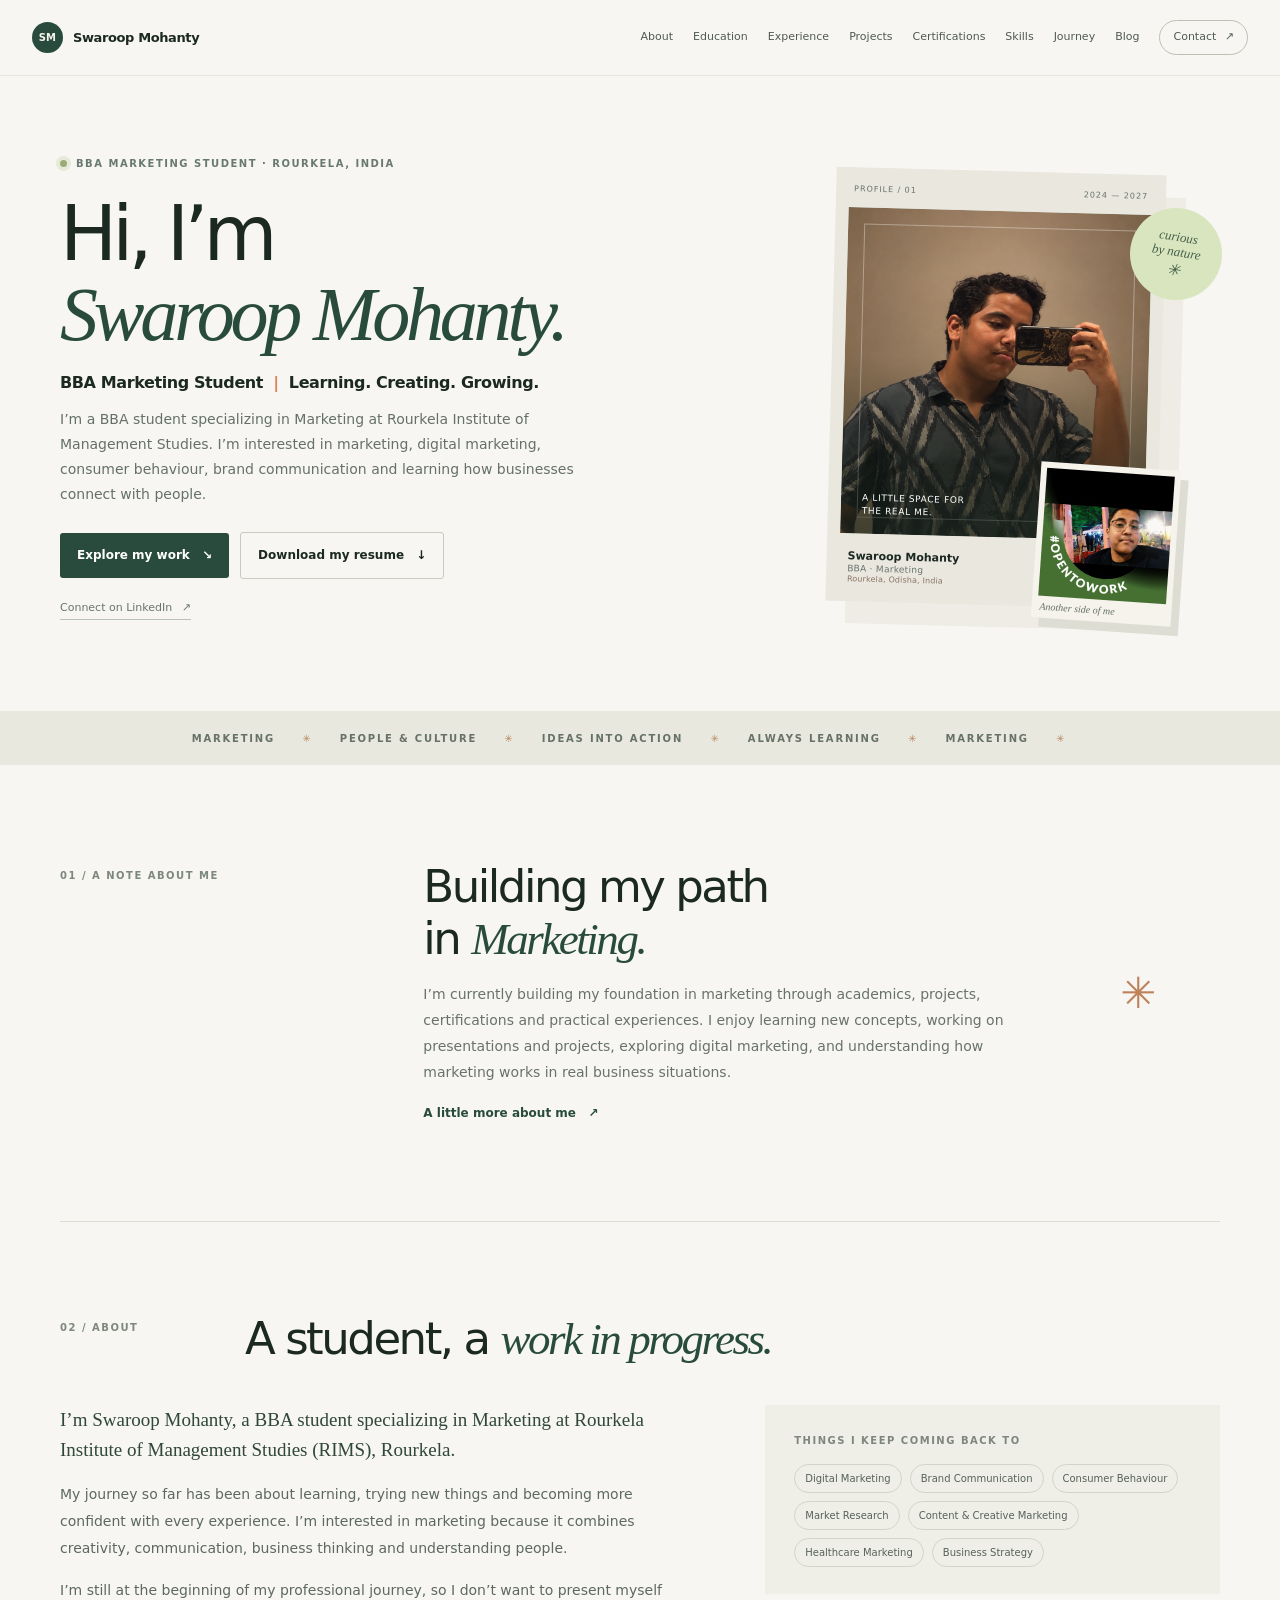
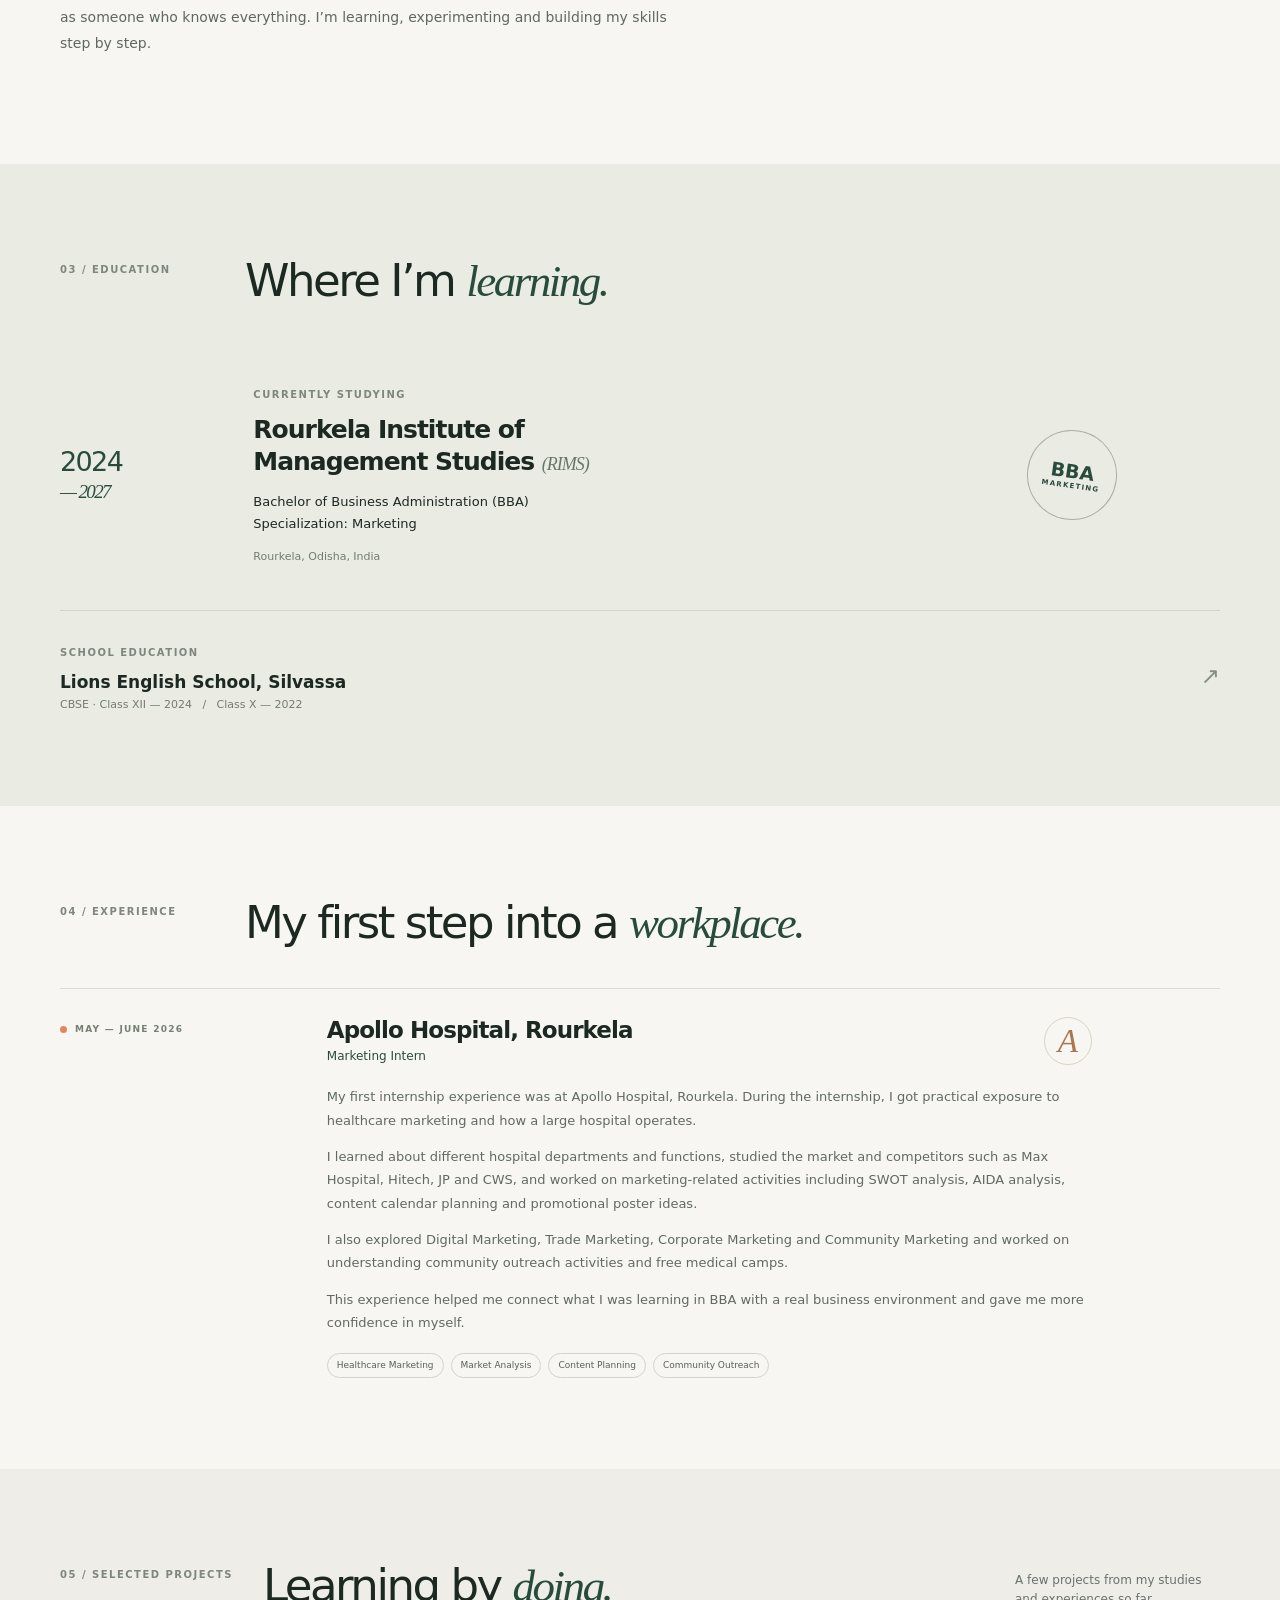
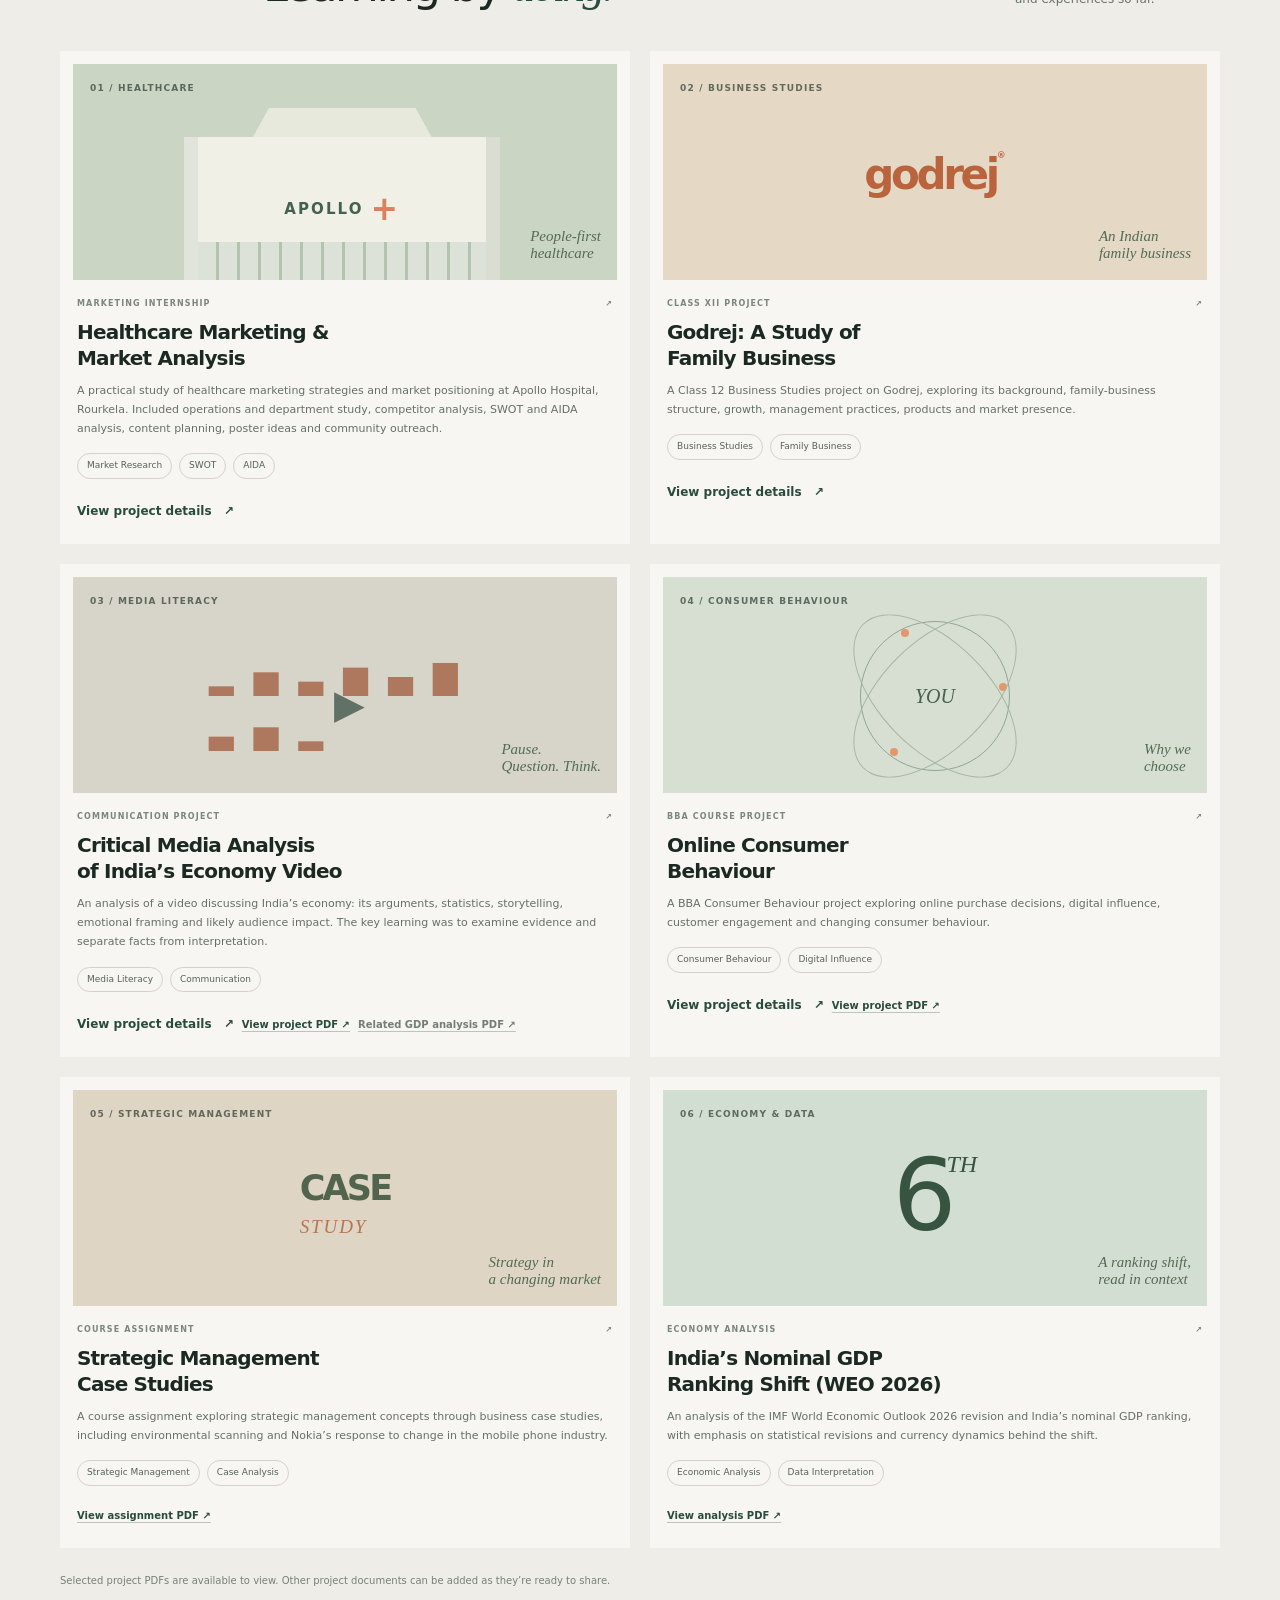
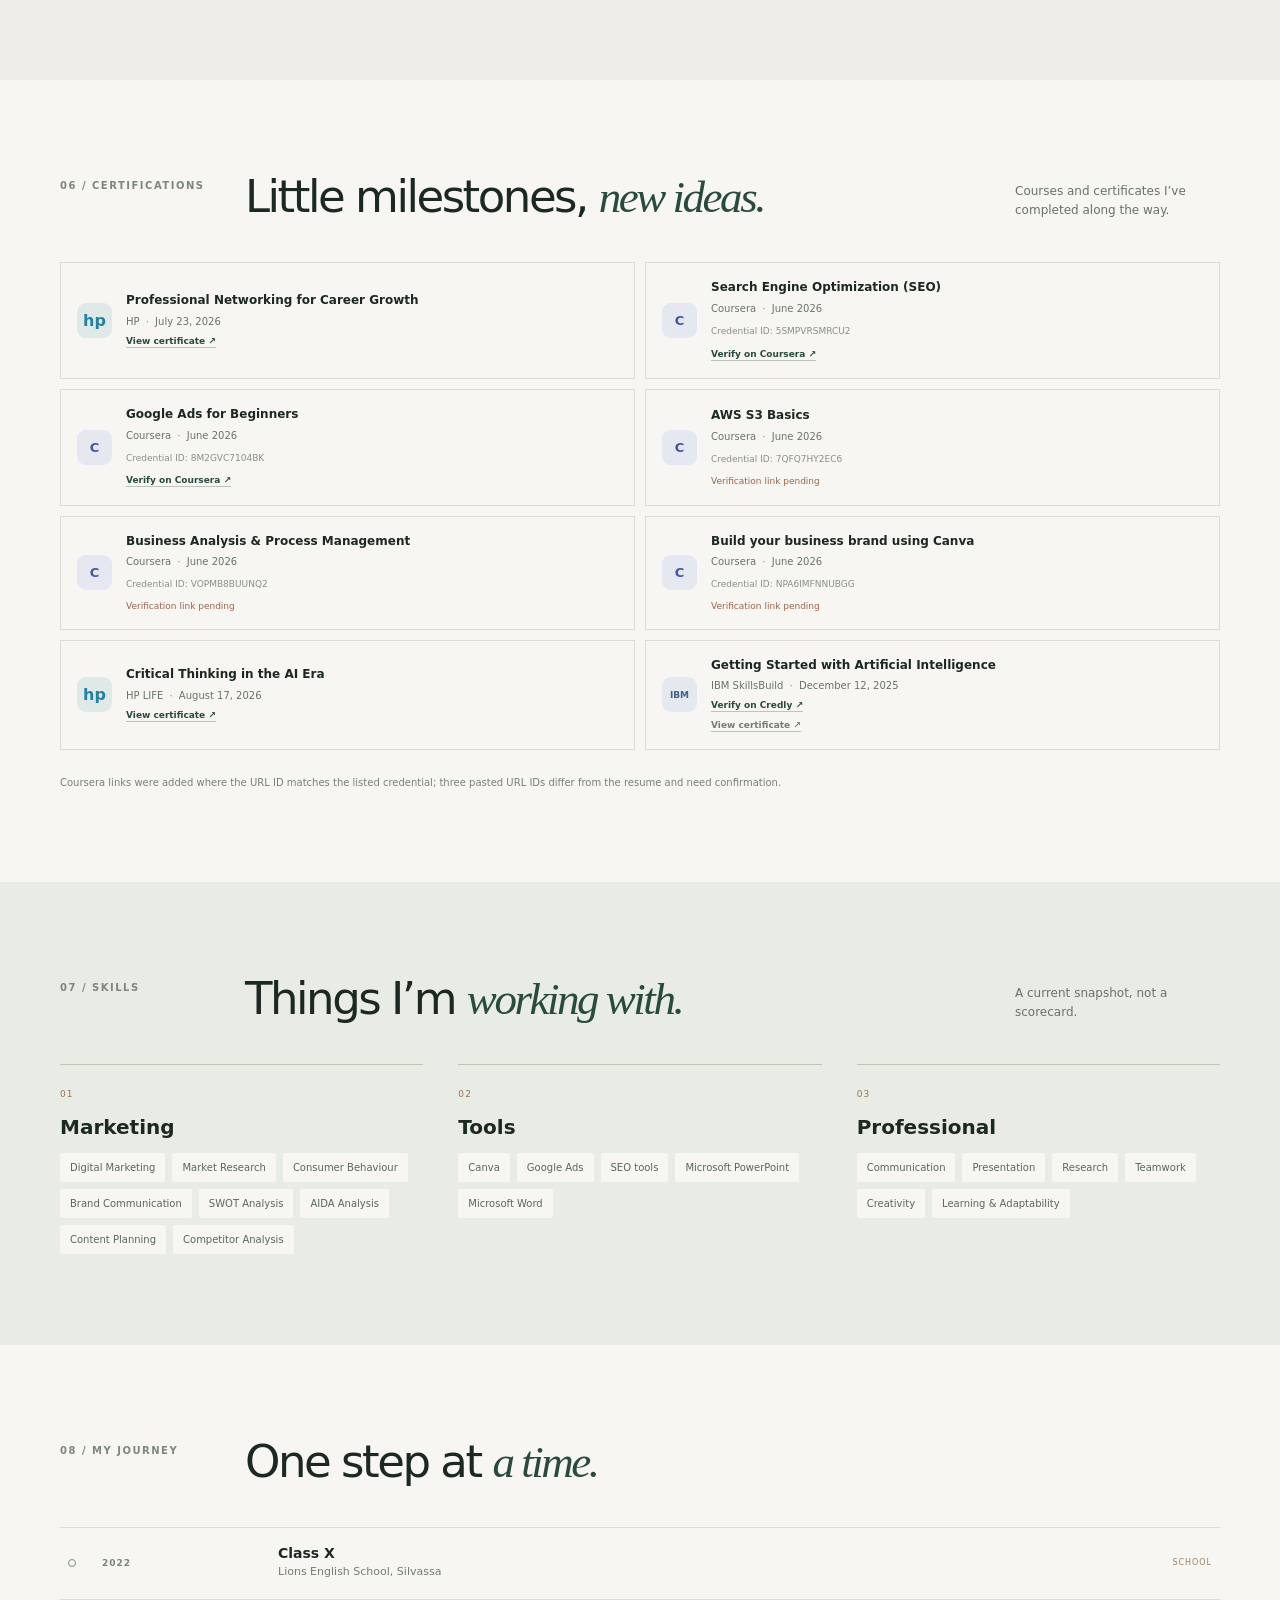
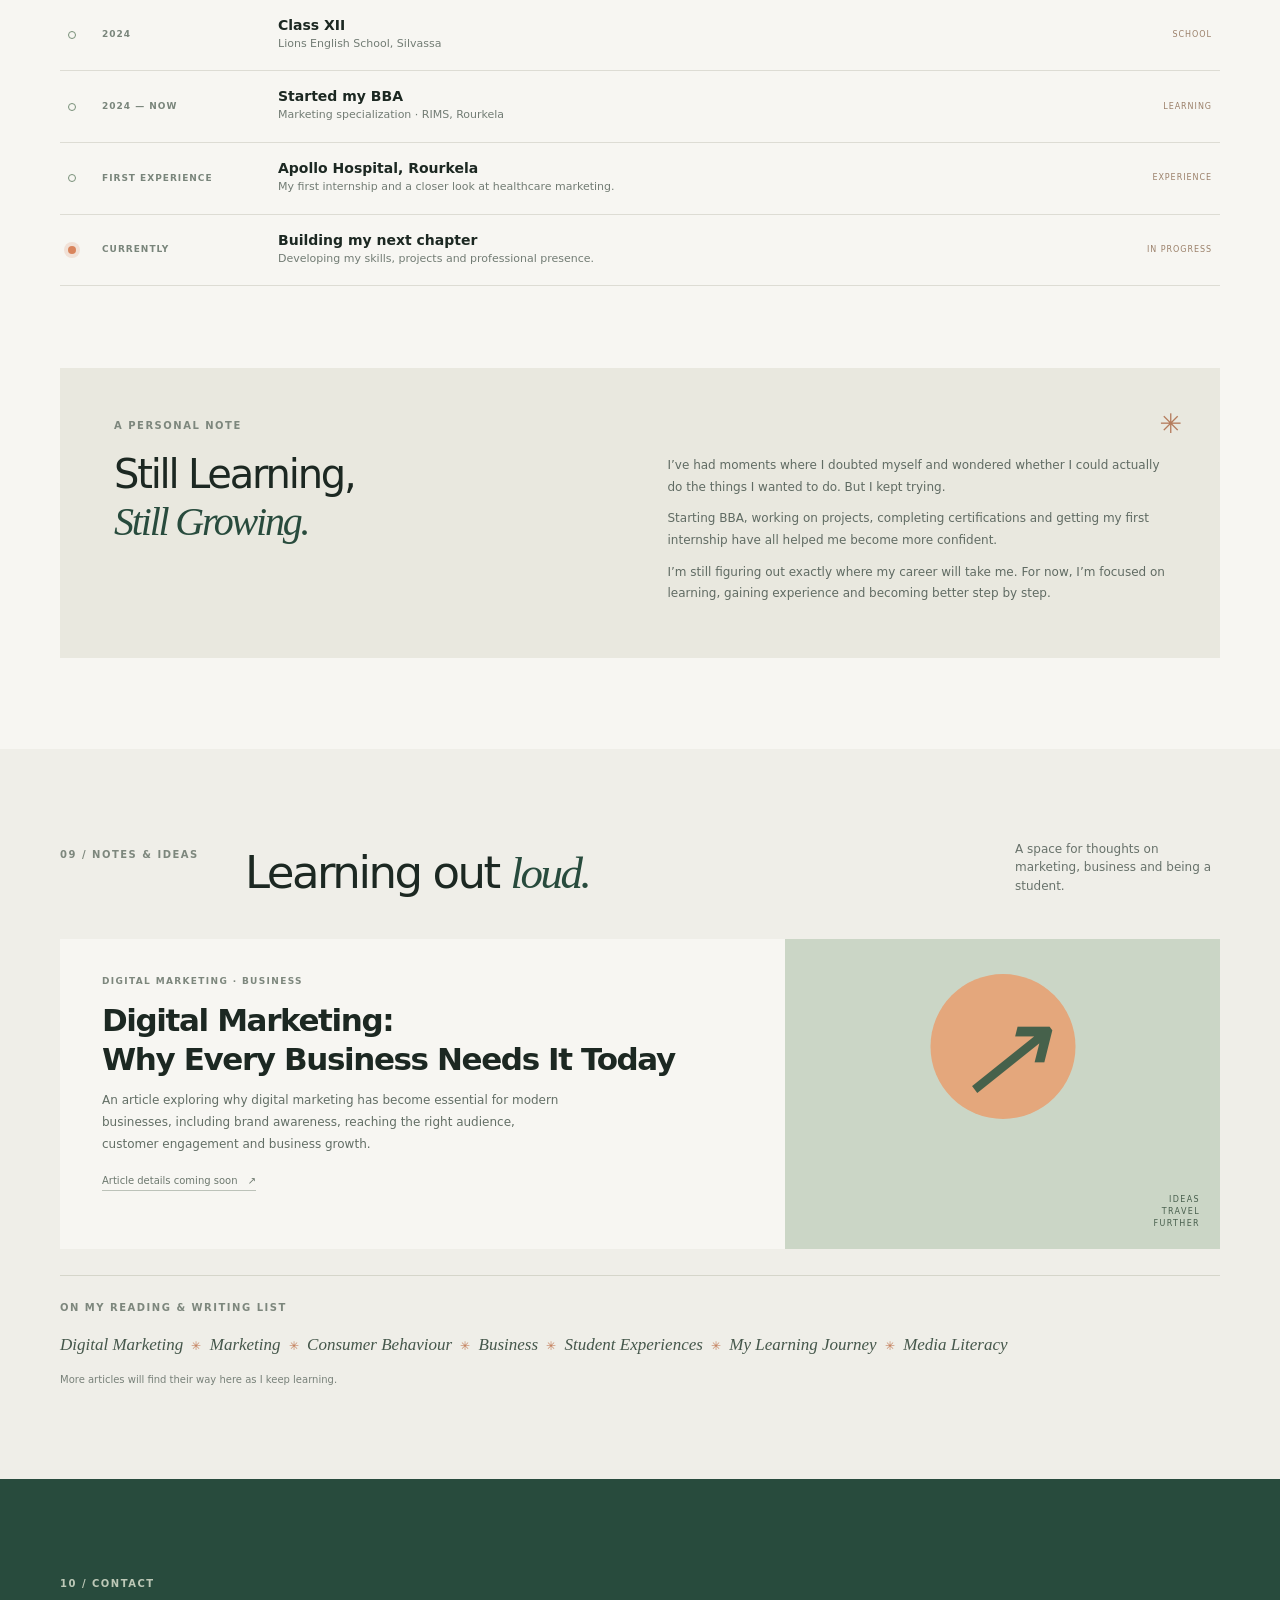
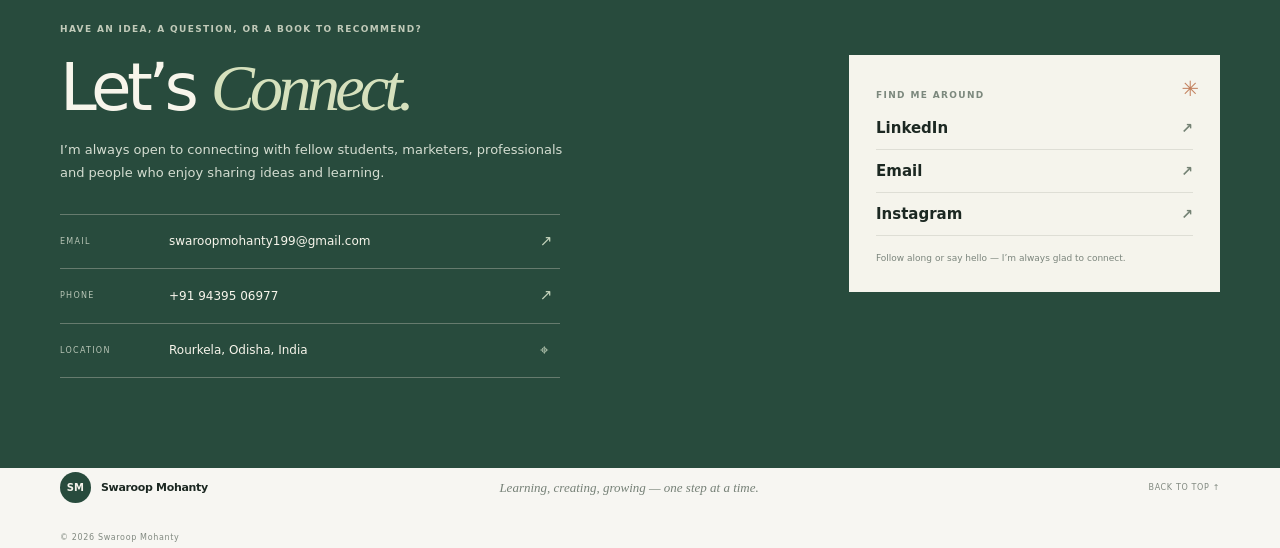
<file: index.html>
<!doctype html>
<html lang="en">
<head>
  <meta name="google-site-verification" content="nTfiwnUR2JiBG8sj3zIXjEtSGJ4RKQl95M5QxER2Jw8" />
  <meta charset="utf-8"><meta name="viewport" content="width=device-width, initial-scale=1">
  <title>Swaroop Mohanty | BBA Marketing Student</title>
  <meta name="description" content="Swaroop Mohanty is a BBA Marketing student at Rourkela Institute of Management Studies, building skills in marketing, digital marketing, market research and brand communication.">
  <meta property="og:title" content="Swaroop Mohanty | BBA Marketing Student"><meta property="og:description" content="Learning, creating and growing in marketing at RIMS, Rourkela."><meta property="og:type" content="profile"><meta property="og:image" content="assets/swaroop-photo-edited.png"><meta property="og:image:alt" content="Swaroop Mohanty">
  <meta name="theme-color" content="#f7f6f2">
  <link rel="stylesheet" href="style.css">
  <script type="application/ld+json">{"@context":"https://schema.org","@type":"Person","name":"Swaroop Mohanty","jobTitle":"BBA Marketing Student","email":"mailto:swaroopmohanty199@gmail.com","telephone":"+91-9439506977","alumniOf":{"@type":"CollegeOrUniversity","name":"Rourkela Institute of Management Studies"},"address":{"@type":"PostalAddress","addressLocality":"Rourkela","addressRegion":"Odisha","addressCountry":"India"},"knowsAbout":["Marketing","Digital Marketing","Consumer Behaviour","Market Research","Brand Communication"]}</script>
</head>
<body>
<a class="skip" href="#main">Skip to content</a>
<header class="topbar"><a class="brand" href="#home" aria-label="Swaroop Mohanty home"><span class="brand-mark">SM</span><span>Swaroop Mohanty</span></a><button class="menu-toggle" aria-label="Open navigation" aria-expanded="false">☰</button><nav class="nav" aria-label="Main navigation"><a href="#about">About</a><a href="#education">Education</a><a href="#experience">Experience</a><a href="#projects">Projects</a><a href="#certifications">Certifications</a><a href="#skills">Skills</a><a href="#journey">Journey</a><a href="#blog">Blog</a><a class="nav-contact" href="#contact">Contact <span>↗</span></a></nav></header>
<main id="main">
<section class="hero section-wrap" id="home"><div class="hero-copy"><p class="eyebrow"><span class="live-dot"></span> BBA MARKETING STUDENT · ROURKELA, INDIA</p><h1>Hi, I’m<br><span>Swaroop Mohanty.</span></h1><h2>BBA Marketing Student <i>|</i> Learning. Creating. Growing.</h2><p class="intro">I’m a BBA student specializing in Marketing at Rourkela Institute of Management Studies. I’m interested in marketing, digital marketing, consumer behaviour, brand communication and learning how businesses connect with people.</p><div class="hero-actions"><a class="button primary" href="#projects">Explore my work <span>↘</span></a><a class="button secondary" href="Swaroop-Mohanty-Resume.pdf" download>Download my resume <span>↓</span></a></div><a class="linkedin-link" href="https://www.linkedin.com/in/swaroop-mohanty2006" target="_blank" rel="noopener noreferrer">Connect on LinkedIn <span>↗</span></a></div><div class="hero-visual"><div class="portrait-card"><div class="portrait-top"><span>PROFILE / 01</span><span>2024 — 2027</span></div><div class="portrait-art personal-photo"><img src="assets/swaroop-photo-edited.png" alt="Swaroop Mohanty in a mirror selfie" fetchpriority="high"><div class="portrait-caption">A little space for<br>the real me.</div></div><div class="portrait-bottom"><div><b>Swaroop Mohanty</b><span>BBA · Marketing</span><span class="portrait-location">Rourkela, Odisha, India</span></div><span class="arrow-round">↗</span></div></div><div class="sticker">curious<br>by nature <span>✳</span></div><figure class="photo-peek"><img src="assets/swaroop-open-to-work.jpg" alt="Swaroop Mohanty in a photo with an Open to Work design"><figcaption>Another side of me</figcaption></figure></div></section>
<section class="ticker" aria-label="Interests"><div>MARKETING <span>✳</span> PEOPLE & CULTURE <span>✳</span> IDEAS INTO ACTION <span>✳</span> ALWAYS LEARNING <span>✳</span> MARKETING <span>✳</span></div></section>
<section class="section-wrap intro-band"><div class="section-label">01 / A NOTE ABOUT ME</div><div><h2>Building my path<br>in <em>Marketing.</em></h2><p>I’m currently building my foundation in marketing through academics, projects, certifications and practical experiences. I enjoy learning new concepts, working on presentations and projects, exploring digital marketing, and understanding how marketing works in real business situations.</p><a class="text-link" href="#about">A little more about me <span>↗</span></a></div><div class="note-mark">✳</div></section>
<section class="section-wrap content-section" id="about"><div class="section-heading"><div class="section-label">02 / ABOUT</div><h2>A student, a <em>work in progress.</em></h2></div><div class="about-grid"><div class="about-lead"><p>I’m Swaroop Mohanty, a BBA student specializing in Marketing at Rourkela Institute of Management Studies (RIMS), Rourkela.</p><p>My journey so far has been about learning, trying new things and becoming more confident with every experience. I’m interested in marketing because it combines creativity, communication, business thinking and understanding people.</p><p>I’m still at the beginning of my professional journey, so I don’t want to present myself as someone who knows everything. I’m learning, experimenting and building my skills step by step.</p></div><div class="interest-box"><p class="eyebrow">THINGS I KEEP COMING BACK TO</p><div class="interest-list"><span>Digital Marketing</span><span>Brand Communication</span><span>Consumer Behaviour</span><span>Market Research</span><span>Content & Creative Marketing</span><span>Healthcare Marketing</span><span>Business Strategy</span></div></div></div></section>
<section class="education-section" id="education"><div class="section-wrap content-section"><div class="section-heading"><div class="section-label">03 / EDUCATION</div><h2>Where I’m <em>learning.</em></h2></div><div class="edu-feature"><div class="edu-year">2024<br><span>— 2027</span></div><div><span class="eyebrow">CURRENTLY STUDYING</span><h3>Rourkela Institute of<br>Management Studies <span>(RIMS)</span></h3><p>Bachelor of Business Administration (BBA)<br>Specialization: Marketing</p><small>Rourkela, Odisha, India</small></div><div class="edu-stamp">BBA<br><span>MARKETING</span></div></div><div class="school-row"><div><span class="eyebrow">SCHOOL EDUCATION</span><h3>Lions English School, Silvassa</h3><p>CBSE · Class XII — 2024 &nbsp; / &nbsp; Class X — 2022</p></div><span class="school-icon">↗</span></div></div></section>
<section class="section-wrap content-section" id="experience"><div class="section-heading"><div class="section-label">04 / EXPERIENCE</div><h2>My first step into a <em>workplace.</em></h2></div><article class="experience-card"><div class="exp-date"><span class="exp-dot"></span><span>MAY — JUNE 2026</span></div><div class="exp-body"><div class="exp-title"><div><h3>Apollo Hospital, Rourkela</h3><p>Marketing Intern</p></div><span class="exp-mark">A</span></div><p>My first internship experience was at Apollo Hospital, Rourkela. During the internship, I got practical exposure to healthcare marketing and how a large hospital operates.</p><p>I learned about different hospital departments and functions, studied the market and competitors such as Max Hospital, Hitech, JP and CWS, and worked on marketing-related activities including SWOT analysis, AIDA analysis, content calendar planning and promotional poster ideas.</p><p>I also explored Digital Marketing, Trade Marketing, Corporate Marketing and Community Marketing and worked on understanding community outreach activities and free medical camps.</p><p>This experience helped me connect what I was learning in BBA with a real business environment and gave me more confidence in myself.</p><div class="tag-row"><span>Healthcare Marketing</span><span>Market Analysis</span><span>Content Planning</span><span>Community Outreach</span></div></div></article></section>
<section class="projects-section" id="projects"><div class="section-wrap content-section"><div class="section-heading"><div class="section-label">05 / SELECTED PROJECTS</div><h2>Learning by <em>doing.</em></h2><p class="heading-aside">A few projects from my studies and experiences so far.</p></div><div class="project-grid">
<article class="project-card project-feature"><div class="project-cover cover-hospital"><div class="cover-index">01 / HEALTHCARE</div><div class="cover-building"><span>APOLLO</span><b>+</b></div><span class="cover-note">People-first<br>healthcare</span></div><div class="project-meta"><span>MARKETING INTERNSHIP</span><span>↗</span></div><h3>Healthcare Marketing &<br>Market Analysis</h3><p>A practical study of healthcare marketing strategies and market positioning at Apollo Hospital, Rourkela. Included operations and department study, competitor analysis, SWOT and AIDA analysis, content planning, poster ideas and community outreach.</p><div class="tag-row"><span>Market Research</span><span>SWOT</span><span>AIDA</span></div><button class="text-link project-detail" data-project="healthcare">View project details <span>↗</span></button></article>
<article class="project-card"><div class="project-cover cover-godrej"><div class="cover-index">02 / BUSINESS STUDIES</div><div class="godrej-word">godrej<span>®</span></div><span class="cover-note">An Indian<br>family business</span></div><div class="project-meta"><span>CLASS XII PROJECT</span><span>↗</span></div><h3>Godrej: A Study of<br>Family Business</h3><p>A Class 12 Business Studies project on Godrej, exploring its background, family-business structure, growth, management practices, products and market presence.</p><div class="tag-row"><span>Business Studies</span><span>Family Business</span></div><button class="text-link project-detail" data-project="godrej">View project details <span>↗</span></button></article>
<article class="project-card"><div class="project-cover cover-media"><div class="cover-index">03 / MEDIA LITERACY</div><div class="play-mark">▶</div><div class="waveform">▂ ▅ ▃ ▆ ▄ ▇ ▃ ▅ ▂</div><span class="cover-note">Pause.<br>Question. Think.</span></div><div class="project-meta"><span>COMMUNICATION PROJECT</span><span>↗</span></div><h3>Critical Media Analysis<br>of India’s Economy Video</h3><p>An analysis of a video discussing India’s economy: its arguments, statistics, storytelling, emotional framing and likely audience impact. The key learning was to examine evidence and separate facts from interpretation.</p><div class="tag-row"><span>Media Literacy</span><span>Communication</span></div><button class="text-link project-detail" data-project="media">View project details <span>↗</span></button><a class="document-link" href="documents/media-literacy-india-economy.pdf" target="_blank" rel="noopener noreferrer">View project PDF ↗</a><a class="document-link secondary-doc" href="documents/indias-nominal-gdp-ranking.pdf" target="_blank" rel="noopener noreferrer">Related GDP analysis PDF ↗</a></article>
<article class="project-card"><div class="project-cover cover-consumer"><div class="cover-index">04 / CONSUMER BEHAVIOUR</div><div class="orbit"><span>YOU</span><i></i><i></i><i></i></div><span class="cover-note">Why we<br>choose</span></div><div class="project-meta"><span>BBA COURSE PROJECT</span><span>↗</span></div><h3>Online Consumer<br>Behaviour</h3><p>A BBA Consumer Behaviour project exploring online purchase decisions, digital influence, customer engagement and changing consumer behaviour.</p><div class="tag-row"><span>Consumer Behaviour</span><span>Digital Influence</span></div><button class="text-link project-detail" data-project="consumer">View project details <span>↗</span></button><a class="document-link" href="documents/online-consumer-behaviour.pdf" target="_blank" rel="noopener noreferrer">View project PDF ↗</a></article>
<article class="project-card"><div class="project-cover cover-strategy"><div class="cover-index">05 / STRATEGIC MANAGEMENT</div><div class="strategy-mark">CASE<br><span>STUDY</span></div><span class="cover-note">Strategy in<br>a changing market</span></div><div class="project-meta"><span>COURSE ASSIGNMENT</span><span>↗</span></div><h3>Strategic Management<br>Case Studies</h3><p>A course assignment exploring strategic management concepts through business case studies, including environmental scanning and Nokia’s response to change in the mobile phone industry.</p><div class="tag-row"><span>Strategic Management</span><span>Case Analysis</span></div><a class="document-link" href="documents/strategic-management-assignment.pdf" target="_blank" rel="noopener noreferrer">View assignment PDF ↗</a></article>
<article class="project-card"><div class="project-cover cover-gdp"><div class="cover-index">06 / ECONOMY & DATA</div><div class="gdp-number">6<sup>TH</sup></div><span class="cover-note">A ranking shift,<br>read in context</span></div><div class="project-meta"><span>ECONOMY ANALYSIS</span><span>↗</span></div><h3>India’s Nominal GDP<br>Ranking Shift (WEO 2026)</h3><p>An analysis of the IMF World Economic Outlook 2026 revision and India’s nominal GDP ranking, with emphasis on statistical revisions and currency dynamics behind the shift.</p><div class="tag-row"><span>Economic Analysis</span><span>Data Interpretation</span></div><a class="document-link" href="documents/indias-nominal-gdp-ranking.pdf" target="_blank" rel="noopener noreferrer">View analysis PDF ↗</a></article>
</div><p class="project-footnote">Selected project PDFs are available to view. Other project documents can be added as they’re ready to share.</p></div></section>
<section class="section-wrap content-section" id="certifications"><div class="section-heading"><div class="section-label">06 / CERTIFICATIONS</div><h2>Little milestones, <em>new ideas.</em></h2><p class="heading-aside">Courses and certificates I’ve completed along the way.</p></div><div class="cert-grid">
<article class="cert-card"><span class="cert-icon hp">hp</span><div><h3>Professional Networking for Career Growth</h3><p>HP <span>·</span> July 23, 2026</p><a class="document-link" href="assets/certificate-hp-networking.jpeg" target="_blank" rel="noopener noreferrer">View certificate ↗</a></div></article>
<article class="cert-card"><span class="cert-icon coursera">C</span><div><h3>Search Engine Optimization (SEO)</h3><p>Coursera <span>·</span> June 2026</p><small>Credential ID: 5SMPVRSMRCU2</small><a class="document-link" href="https://www.coursera.org/account/accomplishments/verify/5SMPVRSMRCU2" target="_blank" rel="noopener noreferrer">Verify on Coursera ↗</a></div></article>
<article class="cert-card"><span class="cert-icon coursera">C</span><div><h3>Google Ads for Beginners</h3><p>Coursera <span>·</span> June 2026</p><small>Credential ID: 8M2GVC7104BK</small><a class="document-link" href="https://www.coursera.org/account/accomplishments/records/8M2GVC7104BK" target="_blank" rel="noopener noreferrer">Verify on Coursera ↗</a></div></article>
<article class="cert-card"><span class="cert-icon coursera">C</span><div><h3>AWS S3 Basics</h3><p>Coursera <span>·</span> June 2026</p><small>Credential ID: 7QFQ7HY2EC6</small><small class="verify-note">Verification link pending</small></div></article>
<article class="cert-card"><span class="cert-icon coursera">C</span><div><h3>Business Analysis & Process Management</h3><p>Coursera <span>·</span> June 2026</p><small>Credential ID: VOPMB8BUUNQ2</small><small class="verify-note">Verification link pending</small></div></article>
<article class="cert-card"><span class="cert-icon coursera">C</span><div><h3>Build your business brand using Canva</h3><p>Coursera <span>·</span> June 2026</p><small>Credential ID: NPA6IMFNNUBGG</small><small class="verify-note">Verification link pending</small></div></article>
<article class="cert-card"><span class="cert-icon hp">hp</span><div><h3>Critical Thinking in the AI Era</h3><p>HP LIFE <span>·</span> August 17, 2026</p><a class="document-link" href="assets/certificate-hp-critical-thinking.jpeg" target="_blank" rel="noopener noreferrer">View certificate ↗</a></div></article>
<article class="cert-card"><span class="cert-icon ibm">IBM</span><div><h3>Getting Started with Artificial Intelligence</h3><p>IBM SkillsBuild <span>·</span> December 12, 2025</p><a class="document-link" href="https://www.credly.com/badges/16571cff-06db-4b3b-8360-c038054971d2" target="_blank" rel="noopener noreferrer">Verify on Credly ↗</a><a class="document-link secondary-doc" href="assets/certificate-ibm-ai.jpeg" target="_blank" rel="noopener noreferrer">View certificate ↗</a></div></article>
</div><p class="project-footnote">Coursera links were added where the URL ID matches the listed credential; three pasted URL IDs differ from the resume and need confirmation.</p></section>
<section class="skills-section" id="skills"><div class="section-wrap content-section"><div class="section-heading"><div class="section-label">07 / SKILLS</div><h2>Things I’m <em>working with.</em></h2><p class="heading-aside">A current snapshot, not a scorecard.</p></div><div class="skills-grid"><article><span class="skill-number">01</span><h3>Marketing</h3><div class="skill-tags"><span>Digital Marketing</span><span>Market Research</span><span>Consumer Behaviour</span><span>Brand Communication</span><span>SWOT Analysis</span><span>AIDA Analysis</span><span>Content Planning</span><span>Competitor Analysis</span></div></article><article><span class="skill-number">02</span><h3>Tools</h3><div class="skill-tags"><span>Canva</span><span>Google Ads</span><span>SEO tools</span><span>Microsoft PowerPoint</span><span>Microsoft Word</span></div></article><article><span class="skill-number">03</span><h3>Professional</h3><div class="skill-tags"><span>Communication</span><span>Presentation</span><span>Research</span><span>Teamwork</span><span>Creativity</span><span>Learning & Adaptability</span></div></article></div></div></section>
<section class="section-wrap content-section journey-section" id="journey"><div class="section-heading"><div class="section-label">08 / MY JOURNEY</div><h2>One step at <em>a time.</em></h2></div><div class="timeline"><article><span class="timeline-dot"></span><time>2022</time><div><h3>Class X</h3><p>Lions English School, Silvassa</p></div><span class="timeline-kind">SCHOOL</span></article><article><span class="timeline-dot"></span><time>2024</time><div><h3>Class XII</h3><p>Lions English School, Silvassa</p></div><span class="timeline-kind">SCHOOL</span></article><article><span class="timeline-dot"></span><time>2024 — NOW</time><div><h3>Started my BBA</h3><p>Marketing specialization · RIMS, Rourkela</p></div><span class="timeline-kind">LEARNING</span></article><article><span class="timeline-dot"></span><time>FIRST EXPERIENCE</time><div><h3>Apollo Hospital, Rourkela</h3><p>My first internship and a closer look at healthcare marketing.</p></div><span class="timeline-kind">EXPERIENCE</span></article><article><span class="timeline-dot current"></span><time>CURRENTLY</time><div><h3>Building my next chapter</h3><p>Developing my skills, projects and professional presence.</p></div><span class="timeline-kind">IN PROGRESS</span></article></div><div class="growth-card"><div class="growth-flower">✳</div><div class="section-label">A PERSONAL NOTE</div><h2>Still Learning,<br><em>Still Growing.</em></h2><div><p>I’ve had moments where I doubted myself and wondered whether I could actually do the things I wanted to do. But I kept trying.</p><p>Starting BBA, working on projects, completing certifications and getting my first internship have all helped me become more confident.</p><p>I’m still figuring out exactly where my career will take me. For now, I’m focused on learning, gaining experience and becoming better step by step.</p></div></div></section>
<section class="blog-section" id="blog"><div class="section-wrap content-section"><div class="section-heading"><div class="section-label">09 / NOTES & IDEAS</div><h2>Learning out <em>loud.</em></h2><p class="heading-aside">A space for thoughts on marketing, business and being a student.</p></div><article class="blog-card"><div class="blog-date"><span>FEATURED ARTICLE</span><span>01</span></div><div class="blog-content"><p class="eyebrow">DIGITAL MARKETING · BUSINESS</p><h3>Digital Marketing:<br>Why Every Business Needs It Today</h3><p>An article exploring why digital marketing has become essential for modern businesses, including brand awareness, reaching the right audience, customer engagement and business growth.</p><span class="read-link">Article details coming soon <span>↗</span></span></div><div class="blog-art"><div class="blog-sun"></div><div class="blog-chart">↗</div><div class="blog-art-label">IDEAS<br>TRAVEL<br>FURTHER</div></div></article><div class="future-posts"><span class="eyebrow">ON MY READING & WRITING LIST</span><div>Digital Marketing <i>✳</i> Marketing <i>✳</i> Consumer Behaviour <i>✳</i> Business <i>✳</i> Student Experiences <i>✳</i> My Learning Journey <i>✳</i> Media Literacy</div><p>More articles will find their way here as I keep learning.</p></div></div></section>
<section class="contact-section" id="contact"><div class="section-wrap contact-wrap"><div><div class="section-label">10 / CONTACT</div><p class="eyebrow">HAVE AN IDEA, A QUESTION, OR A BOOK TO RECOMMEND?</p><h2>Let’s <em>Connect.</em></h2><p class="contact-copy">I’m always open to connecting with fellow students, marketers, professionals and people who enjoy sharing ideas and learning.</p><div class="contact-links"><a class="contact-item" href="mailto:swaroopmohanty199@gmail.com"><span>EMAIL</span><b>swaroopmohanty199@gmail.com</b><i>↗</i></a><a class="contact-item" href="tel:+919439506977"><span>PHONE</span><b>+91 94395 06977</b><i>↗</i></a><div class="contact-item"><span>LOCATION</span><b>Rourkela, Odisha, India</b><i>⌖</i></div></div></div><aside class="connect-card"><span class="connect-spark">✳</span><span class="eyebrow">FIND ME AROUND</span><a href="https://www.linkedin.com/in/swaroop-mohanty2006" target="_blank" rel="noopener noreferrer" class="placeholder-link">LinkedIn <span>↗</span></a><a href="mailto:swaroopmohanty199@gmail.com" class="placeholder-link">Email <span>↗</span></a><a href="https://www.instagram.com/mr.swaroop_mohanty/" target="_blank" rel="noopener noreferrer" class="placeholder-link">Instagram <span>↗</span></a><p>Follow along or say hello — I’m always glad to connect.</p></aside></div></section>
</main><footer class="footer"><div class="section-wrap"><a class="brand" href="#home"><span class="brand-mark">SM</span><span>Swaroop Mohanty</span></a><p>Learning, creating, growing — one step at a time.</p><a href="#home" class="back-top">BACK TO TOP ↑</a><small>© 2026 Swaroop Mohanty</small></div></footer>
<dialog class="project-dialog"><button class="dialog-close" aria-label="Close">×</button><p class="eyebrow dialog-eyebrow"></p><h2 class="dialog-title"></h2><p class="dialog-copy"></p><div class="dialog-tags"></div><p class="dialog-note">Project documents aren’t available to share yet.</p></dialog>
<script src="script.js"></script>
</body></html>
</file>
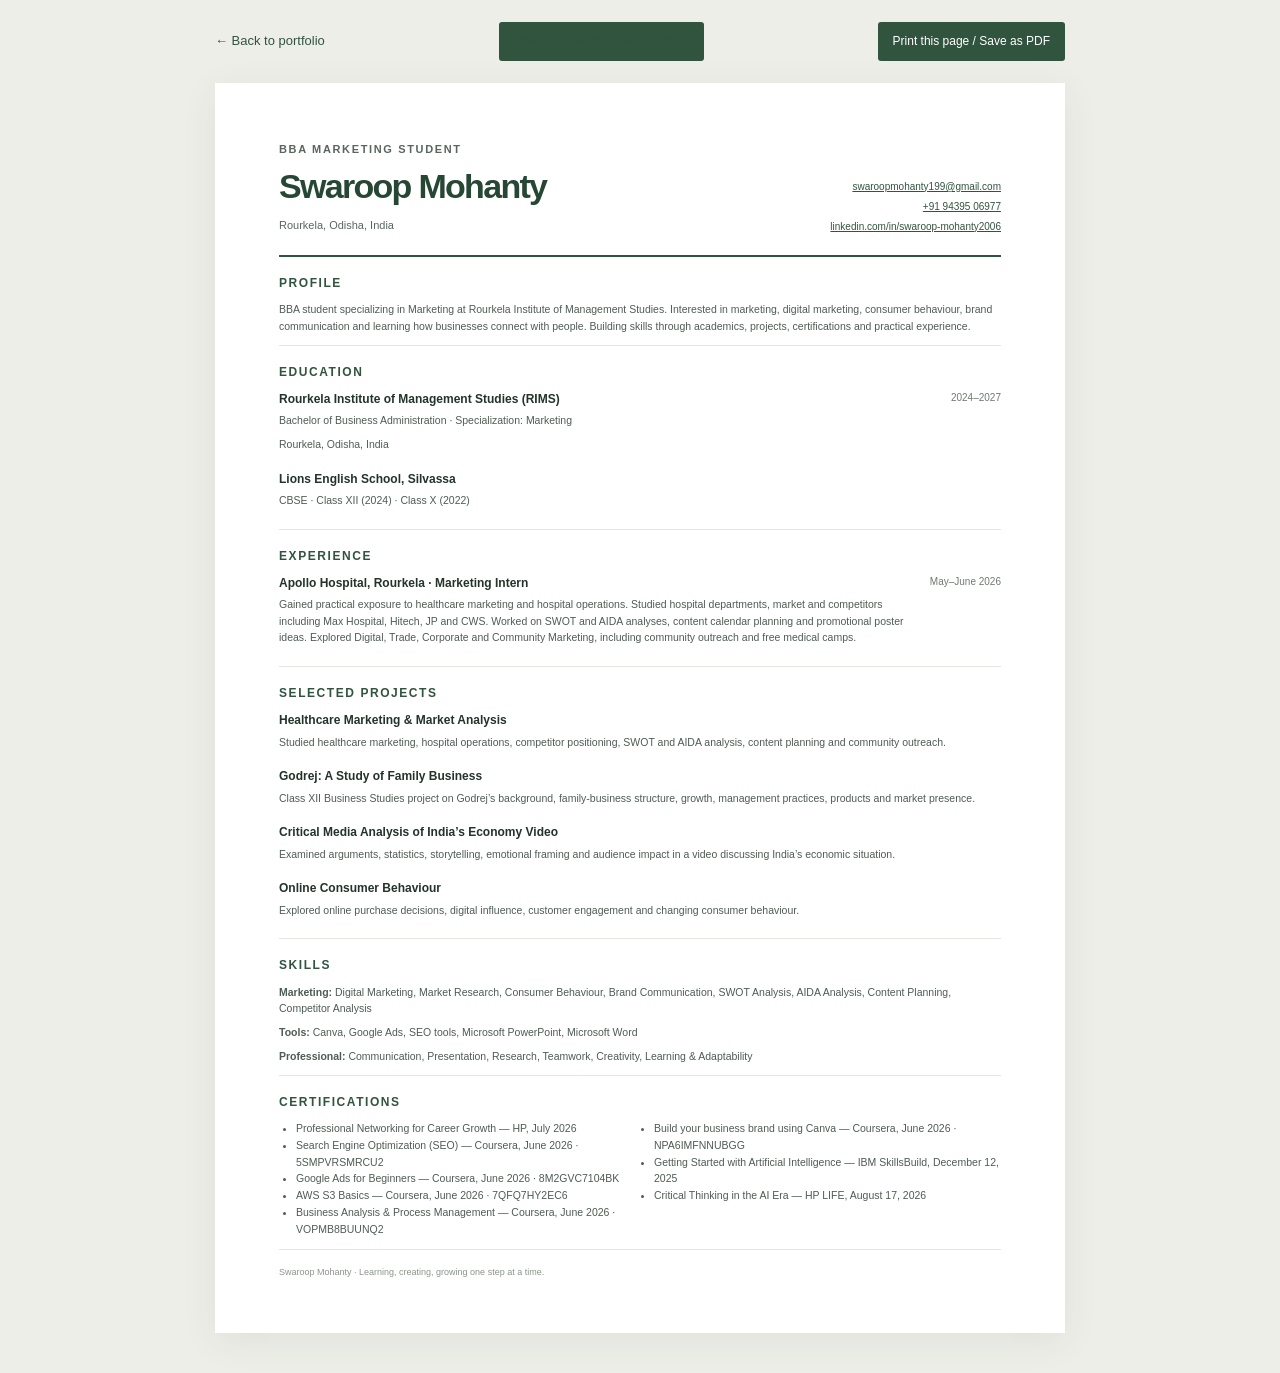
<file: resume.html>
<!doctype html><html lang="en"><head><meta charset="utf-8"><meta name="viewport" content="width=device-width,initial-scale=1"><title>Resume | Swaroop Mohanty</title><meta name="description" content="Resume for Swaroop Mohanty, BBA Marketing student at Rourkela Institute of Management Studies."><link rel="stylesheet" href="resume.css"></head><body><div class="toolbar"><a href="index.html">← Back to portfolio</a><a class="download-button" href="Swaroop-Mohanty-Resume.pdf" download>Download original resume PDF ↓</a><button id="print-resume" type="button">Print this page / Save as PDF</button></div><main class="resume"><header><div><p class="eyebrow">BBA MARKETING STUDENT</p><h1>Swaroop Mohanty</h1><p>Rourkela, Odisha, India</p></div><div class="contact"><a href="mailto:swaroopmohanty199@gmail.com">swaroopmohanty199@gmail.com</a><a href="tel:+919439506977">+91 94395 06977</a><a href="https://www.linkedin.com/in/swaroop-mohanty2006" target="_blank" rel="noopener noreferrer">linkedin.com/in/swaroop-mohanty2006</a></div></header><section><h2>Profile</h2><p>BBA student specializing in Marketing at Rourkela Institute of Management Studies. Interested in marketing, digital marketing, consumer behaviour, brand communication and learning how businesses connect with people. Building skills through academics, projects, certifications and practical experience.</p></section><section><h2>Education</h2><div class="row"><div><h3>Rourkela Institute of Management Studies (RIMS)</h3><p>Bachelor of Business Administration · Specialization: Marketing</p><p>Rourkela, Odisha, India</p></div><time>2024–2027</time></div><div class="row"><div><h3>Lions English School, Silvassa</h3><p>CBSE · Class XII (2024) · Class X (2022)</p></div></div></section><section><h2>Experience</h2><div class="row"><div><h3>Apollo Hospital, Rourkela · Marketing Intern</h3><p>Gained practical exposure to healthcare marketing and hospital operations. Studied hospital departments, market and competitors including Max Hospital, Hitech, JP and CWS. Worked on SWOT and AIDA analyses, content calendar planning and promotional poster ideas. Explored Digital, Trade, Corporate and Community Marketing, including community outreach and free medical camps.</p></div><time>May–June 2026</time></div></section><section><h2>Selected Projects</h2><div class="row"><div><h3>Healthcare Marketing & Market Analysis</h3><p>Studied healthcare marketing, hospital operations, competitor positioning, SWOT and AIDA analysis, content planning and community outreach.</p></div></div><div class="row"><div><h3>Godrej: A Study of Family Business</h3><p>Class XII Business Studies project on Godrej’s background, family-business structure, growth, management practices, products and market presence.</p></div></div><div class="row"><div><h3>Critical Media Analysis of India’s Economy Video</h3><p>Examined arguments, statistics, storytelling, emotional framing and audience impact in a video discussing India’s economic situation.</p></div></div><div class="row"><div><h3>Online Consumer Behaviour</h3><p>Explored online purchase decisions, digital influence, customer engagement and changing consumer behaviour.</p></div></div></section><section><h2>Skills</h2><p><b>Marketing:</b> Digital Marketing, Market Research, Consumer Behaviour, Brand Communication, SWOT Analysis, AIDA Analysis, Content Planning, Competitor Analysis</p><p><b>Tools:</b> Canva, Google Ads, SEO tools, Microsoft PowerPoint, Microsoft Word</p><p><b>Professional:</b> Communication, Presentation, Research, Teamwork, Creativity, Learning & Adaptability</p></section><section><h2>Certifications</h2><ul><li>Professional Networking for Career Growth — HP, July 2026</li><li>Search Engine Optimization (SEO) — Coursera, June 2026 · 5SMPVRSMRCU2</li><li>Google Ads for Beginners — Coursera, June 2026 · 8M2GVC7104BK</li><li>AWS S3 Basics — Coursera, June 2026 · 7QFQ7HY2EC6</li><li>Business Analysis & Process Management — Coursera, June 2026 · VOPMB8BUUNQ2</li><li>Build your business brand using Canva — Coursera, June 2026 · NPA6IMFNNUBGG</li><li>Getting Started with Artificial Intelligence — IBM SkillsBuild, December 12, 2025</li><li>Critical Thinking in the AI Era — HP LIFE, August 17, 2026</li></ul></section><footer>Swaroop Mohanty · Learning, creating, growing one step at a time.</footer></main><script src="resume.js" defer></script></body></html>
</file>
<file: style.css>
:root{--paper:#f7f6f2;--ink:#1c2822;--muted:#68726b;--green:#284b3d;--lime:#d9e5bf;--orange:#df8158;--line:#dddcd4;--serif:Georgia,'Times New Roman',serif;--sans:system-ui,-apple-system,'Segoe UI',sans-serif;--display:system-ui,-apple-system,'Segoe UI',sans-serif}*{box-sizing:border-box}html{scroll-behavior:smooth;scroll-padding-top:90px}body{margin:0;background:var(--paper);color:var(--ink);font-family:var(--sans);font-size:15px;line-height:1.7}a{color:inherit;text-decoration:none}button{font:inherit}.skip{position:absolute;top:-60px;left:12px;background:#fff;padding:10px 16px;z-index:99}.skip:focus{top:12px}.section-wrap{width:min(1160px,calc(100% - 64px));margin-inline:auto}.topbar{height:76px;display:flex;align-items:center;justify-content:space-between;padding:0 max(32px,calc((100% - 1320px)/2));border-bottom:1px solid #e7e5de;background:rgba(247,246,242,.95);position:sticky;top:0;z-index:20}.brand{display:flex;align-items:center;gap:10px;font:700 13px var(--display);letter-spacing:-.03em}.brand-mark{width:31px;height:31px;background:var(--green);color:#f6f4ec;border-radius:50%;display:grid;place-items:center;font-size:10px;letter-spacing:.02em}.nav{display:flex;align-items:center;gap:20px}.nav a{font-size:11px;color:#505a53}.nav a:hover,.text-link:hover,.linkedin-link:hover{color:#9d5638}.nav-contact{border:1px solid #bebfb5;padding:7px 13px;border-radius:22px}.nav-contact span{padding-left:5px}.menu-toggle{display:none;border:0;background:none;color:var(--ink);font-size:22px}.hero{min-height:635px;display:grid;grid-template-columns:1.2fr .8fr;align-items:center;padding-block:72px 84px;gap:42px}.eyebrow,.section-label{font-size:10px;font-weight:700;letter-spacing:.15em;color:#7d877d}.hero .eyebrow{display:flex;align-items:center;gap:9px;color:#697970}.live-dot{width:7px;height:7px;background:#9aab76;border-radius:50%;box-shadow:0 0 0 4px #e5ebd8}h1,h2,h3,p{margin-top:0}h1{font:500 clamp(47px,6.3vw,76px)/1.06 var(--display);letter-spacing:-.065em;margin:22px 0 18px}h1 span{color:var(--green);font-family:var(--serif);font-weight:400;font-style:italic;letter-spacing:-.055em}.hero-copy h2{font:600 16px var(--display);letter-spacing:-.025em;margin-bottom:15px}.hero-copy h2 i{color:var(--orange);font-style:normal;padding-inline:5px}.intro{color:#657068;max-width:515px;font-size:14px;line-height:1.8}.hero-actions{display:flex;align-items:center;gap:11px;margin-top:25px;flex-wrap:wrap}.button{font-size:12px;font-weight:600;padding:12px 17px;border-radius:3px;transition:transform .2s,background .2s}.button:hover{transform:translateY(-2px)}.button span{padding-left:8px}.primary{background:var(--green);color:#fff}.primary:hover{background:#1f3c31}.secondary{border:1px solid #c9cbc2}.linkedin-link{display:inline-block;font-size:11px;color:#68756c;margin-top:20px;border-bottom:1px solid #bac1b8;padding-bottom:2px}.linkedin-link span{margin-left:6px}.hero-visual{position:relative;display:grid;place-items:center;min-height:440px}.portrait-card{width:min(330px,100%);padding:13px 13px 0;background:#e9e7de;box-shadow:20px 22px 0 #eeece5;transform:rotate(1.5deg)}.portrait-top,.portrait-bottom{display:flex;justify-content:space-between;align-items:center;font-size:8px;letter-spacing:.12em;color:#68736b}.portrait-top{padding:2px 5px 11px}.portrait-art{height:326px;background:#c9d3c4;position:relative;overflow:hidden;display:grid;place-items:center}.portrait-art:before{content:'';position:absolute;inset:16px;border:1px solid rgba(255,255,255,.35)}.sun{position:absolute;width:175px;height:175px;border-radius:50%;background:#e9ae7d;top:34px;right:30px;opacity:.93}.portrait-art:after{content:'';position:absolute;bottom:-50px;left:-25px;width:390px;height:210px;background:var(--green);border-radius:50% 50% 0 0}.portrait-initials{font:500 77px var(--serif);color:#f8f5e8;z-index:1;transform:translateY(21px);letter-spacing:-.1em}.portrait-caption{z-index:2;position:absolute;bottom:16px;left:21px;color:#fff;font-size:9px;line-height:1.45;letter-spacing:.07em;text-transform:uppercase}.portrait-bottom{height:60px;padding:0 8px}.portrait-bottom div{display:grid}.portrait-bottom b{color:var(--ink);font:700 11px var(--display);letter-spacing:0}.portrait-bottom span{font-size:9px;letter-spacing:.03em}.arrow-round{width:24px;height:24px;border:1px solid #9ba39b;border-radius:50%;display:grid;place-items:center}.sticker{position:absolute;top:40px;right:-2px;background:var(--lime);width:92px;height:92px;border-radius:50%;display:grid;place-content:center;text-align:center;font:italic 13px/1.2 var(--serif);transform:rotate(9deg);color:#45604a}.sticker span{font-size:16px}.scribble{position:absolute;bottom:25px;left:-3px;font:italic 14px/1.25 var(--serif);color:#8d6b56;transform:rotate(-7deg)}.ticker{height:54px;background:#e9e8df;overflow:hidden;display:flex;align-items:center;white-space:nowrap;color:#667168;font-size:10px;letter-spacing:.18em;font-weight:700}.ticker div{min-width:100%;text-align:center}.ticker span{color:#b8855d;margin:0 22px}.intro-band{display:grid;grid-template-columns:1fr 2fr .3fr;gap:30px;padding-block:96px;border-bottom:1px solid var(--line)}.section-label{padding-top:6px}.intro-band h2,.section-heading h2,.growth-card h2{font:500 clamp(31px,4vw,45px)/1.16 var(--display);letter-spacing:-.055em;margin:0 0 17px}.intro-band h2 em,.section-heading h2 em,.growth-card h2 em,.contact-wrap h2 em{font-family:var(--serif);font-weight:400;color:var(--green)}.intro-band p{max-width:600px;color:var(--muted);font-size:14px;line-height:1.85}.text-link{border:0;background:none;padding:0;color:var(--green);font-size:12px;font-weight:700;cursor:pointer}.text-link span{padding-left:8px}.note-mark{font-size:43px;color:#bf805a;align-self:center}.content-section{padding-block:91px}.section-heading{display:flex;align-items:end;gap:30px;margin-bottom:39px}.section-heading .section-label{align-self:start;min-width:155px}.section-heading h2{margin-bottom:0;flex:1}.heading-aside{font-size:12px;color:var(--muted);max-width:205px;margin-bottom:4px;line-height:1.55}.about-grid{display:grid;grid-template-columns:1.15fr .85fr;gap:90px}.about-lead{max-width:610px}.about-lead p{font-size:14px;color:#5d6861;line-height:1.9;margin-bottom:16px}.about-lead p:first-child{font:400 19px/1.6 var(--serif);color:#30473a}.interest-box{background:#efeee7;padding:27px 29px;align-self:start}.interest-box .eyebrow{margin-bottom:15px}.interest-list{display:flex;flex-wrap:wrap;gap:8px}.interest-list span,.tag-row span{border:1px solid #d2d4cb;border-radius:20px;padding:5px 10px;font-size:10px;color:#556258}.education-section{background:#eaece4}.edu-feature{display:grid;grid-template-columns:.5fr 2fr .5fr;align-items:center;padding:35px 0 42px;border-bottom:1px solid #d0d4ca}.edu-year{font:500 27px/1 var(--display);letter-spacing:-.06em;color:var(--green)}.edu-year span{font-family:var(--serif);font-style:italic;font-size:19px}.edu-feature h3{font:600 25px/1.3 var(--display);letter-spacing:-.04em;margin:7px 0 12px}.edu-feature h3 span{font:italic 400 18px var(--serif);color:#68776a}.edu-feature p{font-size:13px;line-height:1.7;margin-bottom:8px}.edu-feature small,.school-row p{color:#727c72;font-size:11px}.edu-stamp{width:90px;height:90px;border:1px solid #a7b1a2;border-radius:50%;display:grid;align-content:center;text-align:center;font:600 19px var(--display);color:var(--green);transform:rotate(8deg)}.edu-stamp span{font-size:7px;letter-spacing:.18em}.school-row{display:flex;justify-content:space-between;align-items:center;padding:28px 0 0}.school-row h3{font:600 17px var(--display);margin:7px 0 4px}.school-row p{margin:0}.school-icon{font-size:23px;color:#839083}.experience-card{display:grid;grid-template-columns:.46fr 1.54fr;border-top:1px solid var(--line);padding-top:28px}.exp-date{display:flex;align-items:flex-start;gap:8px;font-size:9px;font-weight:700;letter-spacing:.14em;color:#748074;padding-top:5px}.exp-dot{width:7px;height:7px;background:#df885f;border-radius:50%;margin-top:4px}.exp-body{max-width:765px}.exp-title{display:flex;justify-content:space-between;align-items:center;margin-bottom:19px}.exp-title h3{font:600 23px var(--display);letter-spacing:-.04em;margin:0 0 3px}.exp-title p{color:var(--green);font-size:12px;margin:0}.exp-mark{font:italic 33px var(--serif);color:#a97651;width:48px;height:48px;border:1px solid #ded2c0;border-radius:50%;display:grid;place-items:center}.exp-body>p{font-size:13px;line-height:1.8;color:#606a63;margin-bottom:13px}.tag-row{display:flex;gap:7px;flex-wrap:wrap;margin-top:18px}.tag-row span{font-size:9px;padding:4px 9px}.projects-section{background:#eeede7}.project-grid{display:grid;grid-template-columns:repeat(2,1fr);gap:20px}.project-card{background:var(--paper);padding:13px 13px 21px}.project-cover{height:216px;position:relative;overflow:hidden;padding:17px}.cover-index{font-size:9px;letter-spacing:.13em;font-weight:700;color:rgba(35,51,42,.68)}.cover-hospital{background:#cbd5c4}.cover-building{position:absolute;bottom:0;left:23%;height:143px;width:53%;background:#f1f0e7;display:flex;align-items:center;justify-content:center;box-shadow:14px 0 #d9ddd2,-14px 0 #e1e4da;color:#43614e;font:700 15px var(--display);letter-spacing:.14em}.cover-building:before{content:'';position:absolute;top:-29px;width:62%;height:29px;background:#e7e9dd;clip-path:polygon(9% 0,91% 0,100% 100%,0 100%)}.cover-building:after{content:'';position:absolute;bottom:0;height:38px;width:100%;background:repeating-linear-gradient(90deg,transparent 0 18px,#b4c2b0 18px 21px),linear-gradient(#dce2d7,#dce2d7)}.cover-building b{font-size:33px;color:#db815e;margin-left:7px}.cover-note{position:absolute;right:16px;bottom:19px;font:italic 15px/1.1 var(--serif);color:#536b55}.cover-godrej{background:#e5d9c6}.godrej-word{position:absolute;left:50%;top:51%;transform:translate(-50%,-50%);font:700 42px var(--display);letter-spacing:-.08em;color:#ba643d}.godrej-word span{font-size:9px;vertical-align:top;letter-spacing:0}.cover-media{background:#d7d4c9}.play-mark{position:absolute;left:48%;top:43%;font-size:40px;color:#627166}.waveform{position:absolute;bottom:34px;left:50%;transform:translateX(-50%);font-size:32px;letter-spacing:5px;color:#ad785d}.cover-consumer{background:#d6dfd2}.orbit{position:absolute;width:150px;height:150px;border:1px solid #93a594;border-radius:50%;left:50%;top:55%;transform:translate(-50%,-50%);display:grid;place-items:center;color:#45634e;font:italic 20px var(--serif)}.orbit:before,.orbit:after{content:'';position:absolute;border:1px solid #a8b5a5;border-radius:50%;inset:20px -28px;transform:rotate(45deg)}.orbit:after{transform:rotate(-45deg)}.orbit i{position:absolute;width:8px;height:8px;border-radius:50%;background:#e3986a}.orbit i:nth-of-type(1){top:7px;left:40px}.orbit i:nth-of-type(2){right:2px;top:61px}.orbit i:nth-of-type(3){bottom:14px;left:29px}.project-meta{display:flex;justify-content:space-between;margin:17px 4px 8px;font-size:8px;font-weight:700;letter-spacing:.14em;color:#7b867d}.project-card h3{font:600 20px/1.3 var(--display);letter-spacing:-.04em;margin:0 4px 10px}.project-card>p{font-size:11px;line-height:1.75;color:#657068;margin:0 4px}.project-card .tag-row{margin:15px 4px}.project-card>.text-link{margin:7px 4px 0}.project-footnote{margin:24px 0 0;color:#778078;font-size:10px}.cert-grid{display:grid;grid-template-columns:repeat(2,1fr);gap:10px}.cert-card{display:flex;align-items:center;gap:14px;border:1px solid var(--line);padding:16px;min-height:83px}.cert-icon{width:35px;height:35px;flex:0 0 auto;border-radius:9px;display:grid;place-items:center;font:700 13px var(--display)}.cert-icon.hp{background:#dfe9e7;color:#2182a1;font-size:16px}.cert-icon.coursera{background:#e5e7f1;color:#4657a0}.cert-icon.ibm{background:#e4e9f0;color:#426085;font-size:9px}.cert-card h3{font:600 12px/1.4 var(--display);margin:0 0 4px}.cert-card p{font-size:10px;color:#69736b;margin:0}.cert-card p span{color:#c1805a;padding-inline:3px}.cert-card small{font-size:9px;color:#899087}.cert-arrow{font-size:14px;color:#899187;margin-left:auto;align-self:flex-start}.skills-section{background:#e9ece4}.skills-grid{display:grid;grid-template-columns:repeat(3,1fr);gap:35px}.skills-grid article{border-top:1px solid #bdc5b9;padding-top:15px}.skill-number{font-size:9px;color:#9a725a;letter-spacing:.12em}.skills-grid h3{font:600 20px var(--display);margin:9px 0 14px}.skill-tags{display:flex;flex-wrap:wrap;gap:7px}.skill-tags span{background:#f7f6f2;padding:6px 10px;border-radius:2px;font-size:10px;color:#59665d}.timeline{border-top:1px solid var(--line);margin:8px 0 82px}.timeline article{display:grid;grid-template-columns:18px 160px 1fr 110px;align-items:center;gap:16px;border-bottom:1px solid var(--line);padding:17px 8px;position:relative}.timeline-dot{height:8px;width:8px;border:1px solid #789079;border-radius:50%;background:var(--paper)}.timeline-dot.current{background:#d9855d;border:0;box-shadow:0 0 0 4px #f1e1d7}.timeline time{font-size:9px;font-weight:700;letter-spacing:.11em;color:#79857b}.timeline h3{font:600 14px var(--display);margin:0 0 2px}.timeline p{font-size:11px;color:#727c74;margin:0}.timeline-kind{text-align:right;font-size:8px;letter-spacing:.12em;color:#9b806a}.growth-card{background:#e9e8df;padding:43px 54px;display:grid;grid-template-columns:1fr 1fr;gap:0 55px;position:relative}.growth-card .section-label{grid-column:1/-1;margin-bottom:17px}.growth-card h2{font-size:40px;margin:0}.growth-card>div:nth-last-child(1){padding-top:4px}.growth-card p{font-size:12px;color:#606b63;line-height:1.8;margin-bottom:10px}.growth-flower{position:absolute;right:38px;top:33px;font-size:27px;color:#b57c5d}.blog-section{background:#efeee8}.blog-card{display:grid;grid-template-columns:1.25fr .75fr;background:var(--paper);min-height:310px}.blog-content{padding:35px 42px}.blog-content .eyebrow{font-size:9px}.blog-content h3{font:600 clamp(22px,3vw,31px)/1.25 var(--display);letter-spacing:-.045em;margin:12px 0}.blog-content>p:not(.eyebrow){max-width:465px;font-size:12px;line-height:1.8;color:#626e65}.read-link{font-size:10px;color:#6c786e;border-bottom:1px solid #bcc2b9;padding-bottom:4px}.read-link span{margin-left:7px}.blog-date{position:absolute;margin:16px 0 0 18px;writing-mode:vertical-rl;display:none}.blog-art{background:#cbd6c6;position:relative;overflow:hidden;min-height:270px}.blog-sun{position:absolute;width:145px;height:145px;background:#e4a77c;border-radius:50%;top:35px;left:50%;transform:translateX(-50%)}.blog-chart{position:absolute;top:47px;left:50%;transform:translateX(-50%);font:italic 118px var(--serif);color:#46614b}.blog-art-label{position:absolute;bottom:19px;right:20px;font-size:8px;letter-spacing:.17em;line-height:1.5;color:#49604e;text-align:right}.future-posts{border-top:1px solid #d5d5ca;margin-top:26px;padding-top:18px}.future-posts>div{font:italic 17px var(--serif);color:#45574b;margin-top:11px;line-height:1.8}.future-posts i{font-style:normal;color:#c37f5b;font-size:12px;padding:0 4px}.future-posts>p{font-size:10px;color:#788179;margin:10px 0 0}.contact-section{background:var(--green);color:#f7f5eb;padding:90px 0}.contact-wrap{display:grid;grid-template-columns:1.3fr .7fr;gap:100px;align-items:center}.contact-wrap .section-label{color:#bdc8b7;margin-bottom:30px}.contact-wrap .eyebrow{font-size:9px;color:#c1cab9}.contact-wrap h2{font:500 clamp(42px,6vw,66px) var(--display);letter-spacing:-.07em;margin:12px 0}.contact-wrap h2 em{color:#d6e1bd}.contact-copy{font-size:13px;line-height:1.8;color:#d4ddd1;max-width:520px}.contact-links{border-top:1px solid #667b6e;margin-top:29px;max-width:500px}.contact-item{display:grid;grid-template-columns:95px 1fr 20px;align-items:center;gap:14px;border-bottom:1px solid #667b6e;padding:14px 0}.contact-item span{font-size:8px;letter-spacing:.16em;color:#b6c4b5}.contact-item b{font-size:12px;font-weight:500}.contact-item i{font-style:normal;color:#c4d3bc}.connect-card{background:#f5f4ec;color:var(--ink);padding:26px 27px;position:relative}.connect-spark{position:absolute;right:21px;top:17px;color:#c2805d;font-size:21px}.connect-card>.eyebrow{color:#7c887d;margin-bottom:16px}.placeholder-link{display:flex;align-items:center;justify-content:space-between;border-bottom:1px solid #deded5;padding:12px 0;font:600 15px var(--display)}.placeholder-link span{font-size:14px;color:#748274}.placeholder-link small{font:700 7px var(--sans);letter-spacing:.1em;color:#a18169;margin-left:auto;padding-right:10px}.connect-card>p{font-size:9px;color:#7b857c;margin:15px 0 0}.footer .section-wrap{min-height:80px;display:grid;grid-template-columns:1fr 1.5fr auto;align-items:center;gap:20px}.footer .brand{font-size:11px}.footer p{font:italic 13px var(--serif);color:#768177;margin:0}.footer small,.back-top{font-size:8px;color:#818980;letter-spacing:.08em}.back-top{justify-self:end}.project-dialog{border:0;max-width:490px;width:calc(100% - 36px);padding:38px;background:var(--paper);box-shadow:0 20px 80px #17251e44;color:var(--ink)}.project-dialog::backdrop{background:#14231c99;backdrop-filter:blur(2px)}.dialog-close{position:absolute;right:15px;top:10px;border:0;background:none;font-size:26px;color:#667269;cursor:pointer}.dialog-eyebrow{margin-bottom:8px}.dialog-title{font:600 27px/1.2 var(--display);letter-spacing:-.04em}.dialog-copy{font-size:13px;line-height:1.8;color:#657068}.dialog-note{font-size:10px;color:#8a918a;margin:19px 0 0}.dialog-tags{display:flex;gap:7px;flex-wrap:wrap}.dialog-tags span{border:1px solid #d2d4cb;border-radius:20px;padding:5px 10px;font-size:10px;color:#556258}
@media(max-width:1050px){.nav{gap:12px}.nav a{font-size:10px}.section-wrap{width:min(100% - 48px,900px)}.hero{min-height:570px}.hero-visual{min-height:390px}.portrait-card{width:290px}.portrait-art{height:290px}.about-grid{gap:45px}.contact-wrap{gap:45px}}
@media(max-width:780px){.section-wrap{width:calc(100% - 40px)}.topbar{height:65px;padding:0 20px}.menu-toggle{display:block}.nav{display:none;position:absolute;left:0;right:0;top:64px;background:var(--paper);padding:14px 20px 20px;border-bottom:1px solid var(--line);grid-template-columns:repeat(2,1fr);gap:0 12px}.nav.open{display:grid}.nav a{padding:10px 2px;border-bottom:1px solid #e6e4dc;font-size:12px}.nav-contact{border:0;padding:10px 2px}.hero{grid-template-columns:1fr .72fr;gap:10px;padding-block:60px;min-height:520px}.hero-visual{min-height:350px}.portrait-card{width:235px}.portrait-art{height:245px}.sun{width:135px;height:135px}.portrait-art:after{height:170px}.portrait-initials{font-size:65px}.sticker{width:74px;height:74px;font-size:11px;right:-10px;top:38px}.scribble{left:0;bottom:4px;font-size:12px}.intro-band{grid-template-columns:120px 1fr;gap:20px;padding-block:68px}.note-mark{display:none}.section-heading{display:grid;grid-template-columns:110px 1fr;gap:10px 18px}.section-heading .section-label{min-width:0;grid-row:1/3}.heading-aside{grid-column:2;max-width:100%;margin:0}.about-grid{gap:25px}.cert-grid{grid-template-columns:1fr}.growth-card{padding:35px;gap:0 30px}.contact-wrap{grid-template-columns:1fr .8fr;gap:25px}}
@media(max-width:560px){body{font-size:14px}.section-wrap{width:calc(100% - 38px)}.hero{grid-template-columns:1fr;padding-block:53px 50px;gap:12px}.hero h1{font-size:53px}.hero-copy h2{font-size:14px}.hero-visual{min-height:360px;margin-top:4px}.portrait-card{width:255px}.portrait-art{height:260px}.sticker{right:calc(50% - 165px);top:25px}.scribble{left:calc(50% - 155px);bottom:2px}.ticker{height:45px;font-size:8px}.intro-band{grid-template-columns:1fr;padding-block:56px;gap:12px}.intro-band h2,.section-heading h2{font-size:33px}.content-section{padding-block:63px}.section-heading{grid-template-columns:1fr;gap:12px;margin-bottom:28px}.section-heading .section-label{grid-row:auto}.heading-aside{grid-column:1}.about-grid{grid-template-columns:1fr;gap:25px}.about-lead p:first-child{font-size:18px}.interest-box{padding:22px}.edu-feature{grid-template-columns:75px 1fr;padding-block:26px}.edu-feature h3{font-size:19px}.edu-stamp{display:none}.school-row{align-items:flex-start}.school-row h3{font-size:15px}.school-row p{line-height:1.6}.experience-card{grid-template-columns:1fr;gap:15px}.exp-title h3{font-size:20px}.project-grid{grid-template-columns:1fr;gap:14px}.project-cover{height:205px}.cert-card{padding:12px;gap:10px}.cert-card h3{font-size:11px}.cert-card small{font-size:8px}.skills-grid{grid-template-columns:1fr;gap:27px}.timeline{margin-bottom:55px}.timeline article{grid-template-columns:12px 1fr auto;gap:10px;padding:14px 0}.timeline time{grid-column:2;grid-row:1;font-size:8px}.timeline article>div{grid-column:2;grid-row:2}.timeline-kind{grid-column:3;grid-row:1/3;max-width:70px}.growth-card{display:block;padding:31px 24px}.growth-card .section-label{margin-bottom:14px}.growth-card h2{font-size:35px;margin-bottom:22px}.growth-flower{right:20px;top:22px}.blog-card{grid-template-columns:1fr}.blog-content{padding:26px 24px}.blog-content h3{font-size:25px}.blog-art{min-height:205px}.future-posts>div{font-size:15px}.contact-section{padding:62px 0}.contact-wrap{grid-template-columns:1fr;gap:30px}.contact-wrap .section-label{margin-bottom:21px}.contact-wrap h2{font-size:52px}.connect-card{max-width:380px}.contact-item{grid-template-columns:70px 1fr 15px;gap:8px}.contact-item b{font-size:10px}.footer .section-wrap{padding-block:18px;grid-template-columns:1fr auto;gap:9px}.footer p{grid-column:1/-1;grid-row:2}.back-top{grid-column:2;grid-row:1}.footer small{grid-column:1/-1}.project-dialog{padding:32px 24px}}
@media(prefers-reduced-motion:reduce){html{scroll-behavior:auto}*,*:before,*:after{transition:none!important}}
.personal-photo img{position:absolute;inset:0;width:100%;height:100%;object-fit:cover;object-position:center center;transform:scale(1);filter:none}.personal-photo:before{z-index:1}.personal-photo:after{content:'';position:absolute;inset:0;width:auto;height:auto;left:0;bottom:0;border-radius:0;background:linear-gradient(180deg,transparent 45%,rgba(22,37,29,.6));z-index:1}.personal-photo .portrait-caption{z-index:2}.document-link{display:inline-block;color:var(--green);font-size:10px;font-weight:700;margin:6px 4px 0;text-decoration:underline;text-decoration-color:#bbc5b9;text-underline-offset:3px}.secondary-doc{color:#737e74}.verify-note{display:block;color:#9a654e!important;line-height:1.4;margin-top:4px}.cover-strategy{background:#dfd5c4}.strategy-mark{position:absolute;left:50%;top:53%;transform:translate(-50%,-50%);font:700 35px/.95 var(--display);color:#52634e;letter-spacing:-.08em}.strategy-mark span{font:italic 19px var(--serif);letter-spacing:.1em;color:#b57654}.cover-gdp{background:#d3ded2}.gdp-number{position:absolute;left:50%;top:49%;transform:translate(-50%,-50%);font:500 100px/.9 var(--display);letter-spacing:-.1em;color:#365440}.gdp-number sup{font:italic 24px var(--serif);letter-spacing:0;vertical-align:top}.cert-card .document-link{display:block;margin:4px 0 0;font-size:9px}

.portrait-bottom{height:68px}.portrait-bottom div{line-height:1.35}.portrait-bottom .portrait-location{font-size:8px;letter-spacing:.02em;color:#8a7564}

.photo-peek{position:absolute;z-index:5;bottom:-14px;right:calc(50% - 180px);width:140px;margin:0;padding:6px 6px 0;background:#f5f3eb;box-shadow:8px 9px 0 #deddd3;transform:rotate(4deg)}.photo-peek img{display:block;width:128px;height:128px;object-fit:cover}.photo-peek figcaption{padding:5px 2px 6px;font:italic 10px var(--serif);color:#627064}@media(max-width:560px){.photo-peek{right:calc(50% - 168px);bottom:-8px;width:118px;padding:5px 5px 0}.photo-peek img{width:108px;height:108px}.photo-peek figcaption{font-size:9px}}
</file>
<file: resume.css>
*{box-sizing:border-box}body{margin:0;background:#edeee8;color:#23342a;font:13px/1.6 'Arial',sans-serif}.toolbar{max-width:850px;margin:22px auto;display:flex;justify-content:space-between;align-items:center}.toolbar a{color:#31543f;text-decoration:none}.toolbar button,.download-button{background:#31543f;border:0;color:white;padding:10px 15px;border-radius:3px;cursor:pointer;text-decoration:none;font:inherit;font-size:12px}.resume{background:#fff;max-width:850px;margin:0 auto 40px;padding:54px 64px;box-shadow:0 8px 35px #26392b12}.resume header{display:flex;justify-content:space-between;align-items:end;padding-bottom:20px;border-bottom:2px solid #31543f}.eyebrow{font-size:9px;letter-spacing:.15em;color:#768176;font-weight:bold;margin:0 0 5px}.resume h1{font-size:34px;letter-spacing:-.05em;margin:0;color:#274735}.resume header p{margin:4px 0 0;color:#59665e;font-size:11px}.contact{display:grid;text-align:right;font-size:10px;gap:4px}.contact a{color:#31543f}.contact span{color:#747e76}.resume section{padding:17px 0 3px;border-bottom:1px solid #e4e7e1}.resume h2{font-size:12px;text-transform:uppercase;letter-spacing:.13em;color:#31543f;margin:0 0 8px}.resume h3{font-size:12px;margin:0 0 2px}.resume section p{margin:3px 0 7px;color:#4e5c53;font-size:10.5px}.row{display:flex;justify-content:space-between;gap:16px;margin:7px 0 10px}.row time{font-size:10px;white-space:nowrap;color:#707a71}.resume ul{margin:4px 0 8px;padding-left:17px;color:#4e5c53;font-size:10.5px;columns:2}.resume footer{padding-top:15px;color:#8a938a;font-size:9px}@media(max-width:900px){.toolbar{margin:15px 20px}.resume{margin:0 14px 30px;padding:40px}}@media(max-width:560px){.resume{padding:28px 22px}.resume header{align-items:start;gap:14px;flex-direction:column}.contact{text-align:left}.resume ul{columns:1}.row{gap:8px}}@media print{@page{size:A4;margin:14mm}body{background:white;font-size:11px}.toolbar{display:none}.resume{max-width:none;margin:0;padding:0;box-shadow:none}.resume section{break-inside:avoid;padding-top:12px}.resume h1{font-size:29px}.resume h3{font-size:11px}.resume section p,.resume ul{font-size:9px}.resume footer{font-size:8px}}
</file>
